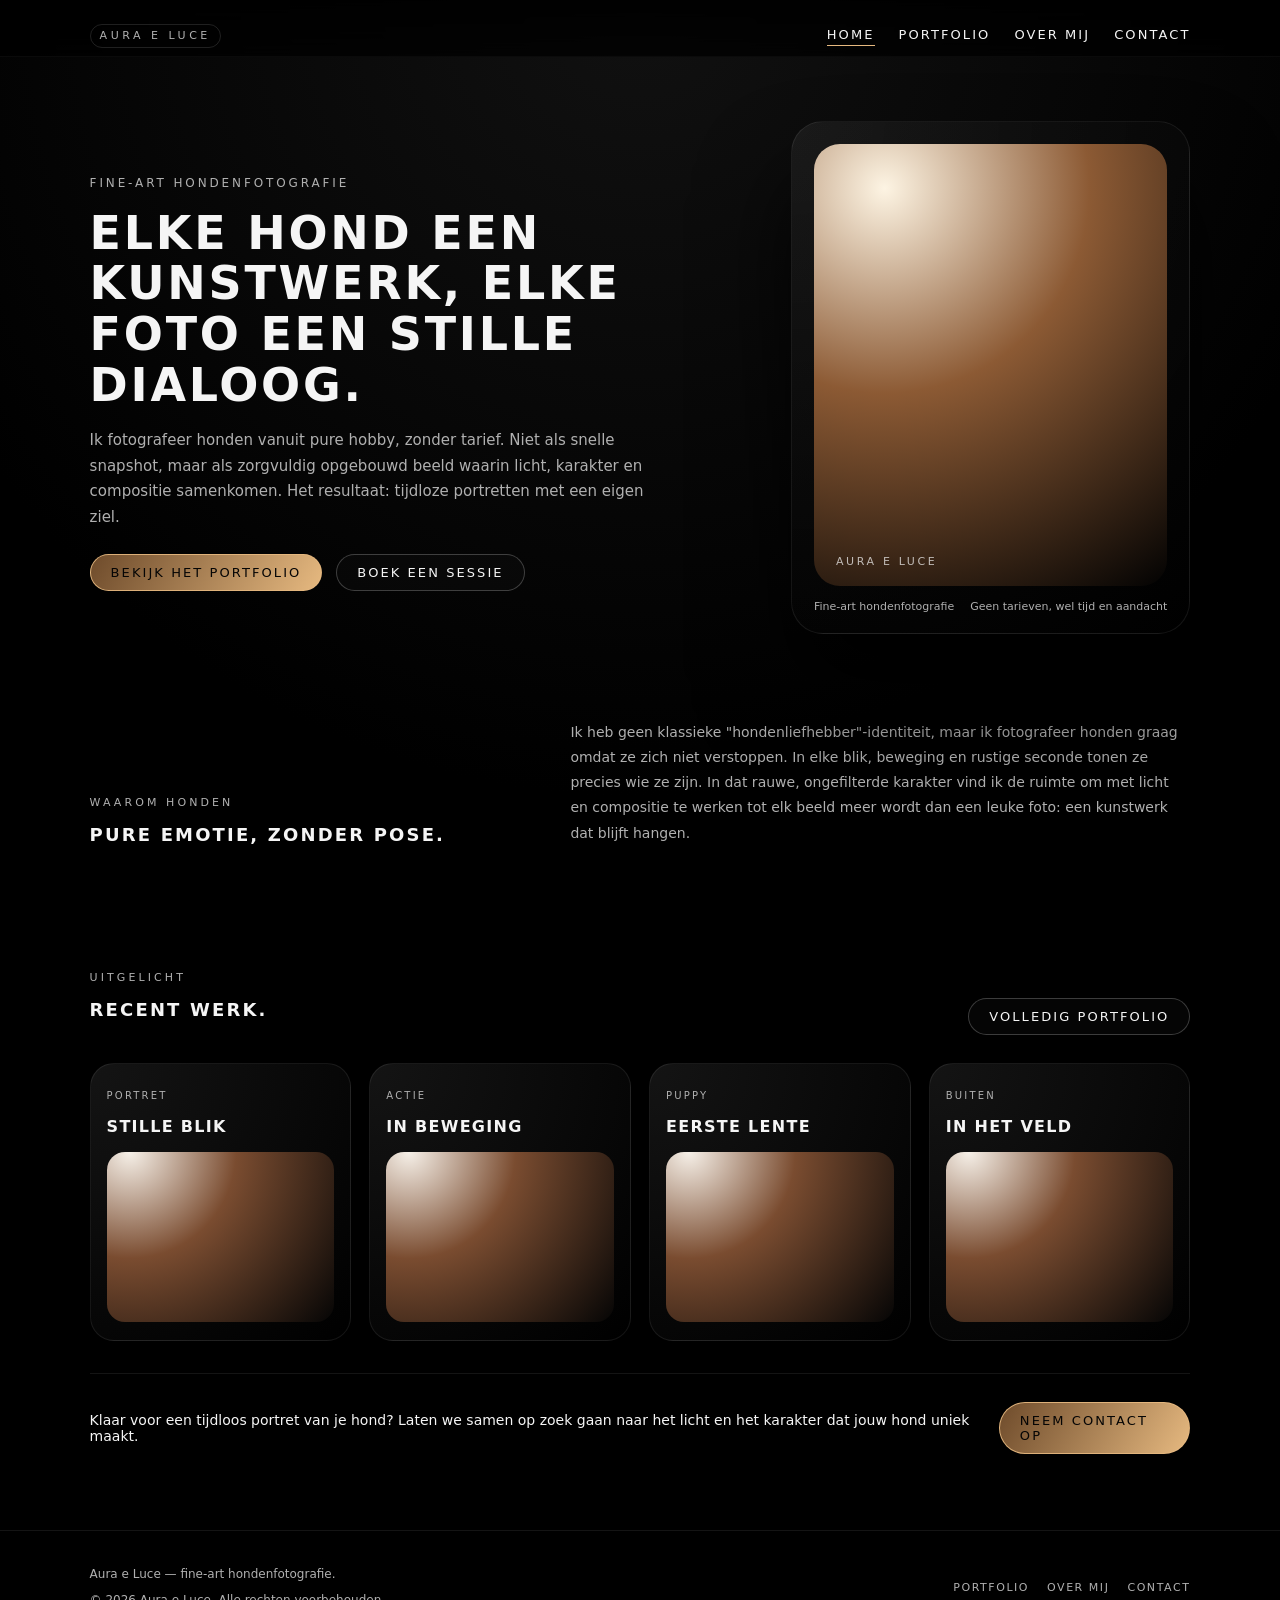
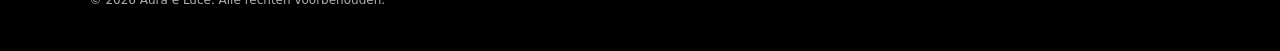
<file: index.html>
<!doctype html>
<html lang="nl">
<head>
  <meta charset="utf-8">
  <title>Aura e Luce | Fine-art hondenfotografie</title>
  <meta name="viewport" content="width=device-width, initial-scale=1">
  <meta name="description" content="Aura e Luce biedt fine-art hondenfotografie: tijdloze portretten met licht, karakter en compositie als hoofdrol.">
  <link rel="canonical" href="https://www.auraeluce.nl/">
  <meta property="og:title" content="Aura e Luce — Fine-art hondenfotografie">
  <meta property="og:description" content="Geen simpele kiekjes, maar kunstwerken met persoonlijkheid. Ontdek het portfolio of plan een sessie.">
  <meta property="og:type" content="website">
  <meta property="og:locale" content="nl_NL">
  <meta name="robots" content="index,follow">

  <!-- Structured data voor SEO -->
  <script type="application/ld+json">
  {
    "@context": "https://schema.org",
    "@type": "LocalBusiness",
    "name": "Aura e Luce",
    "description": "Fine-art hondenfotografie in Nederland",
    "url": "https://www.auraeluce.nl/",
    "@id": "https://www.auraeluce.nl/#studio",
    "areaServed": {
      "@type": "Country",
      "name": "Nederland"
    },
    "priceRange": "€€",
    "sameAs": []
  }
  </script>

  <link rel="stylesheet" href="assets/style.css">
</head>
<body>
<header>
  <a class="logo-mark" href="/">
    <span>AURA E LUCE</span>
  </a>
  <nav aria-label="Hoofdmenu">
    <a href="/" aria-current="page">Home</a>
    <a href="portfolio.html">Portfolio</a>
    <a href="about.html">Over mij</a>
    <a href="contact.html">Contact</a>
  </nav>
</header>

<main>
  <section class="hero" aria-labelledby="hero-title">
    <div>
      <p class="hero-kicker">Fine-art hondenfotografie</p>
      <h1 id="hero-title">Elke hond een kunstwerk, elke foto een stille dialoog.</h1>
      <p class="hero-lede">
        Ik fotografeer honden vanuit pure hobby, zonder tarief. Niet als snelle snapshot, maar als zorgvuldig
        opgebouwd beeld waarin licht, karakter en compositie samenkomen. Het resultaat: tijdloze portretten
        met een eigen ziel.
      </p>
      <div class="hero-actions">
        <a class="btn btn-primary" href="portfolio.html">Bekijk het portfolio</a>
        <a class="btn btn-outline" href="contact.html">Boek een sessie</a>
      </div>
    </div>
    <aside class="hero-card" aria-label="Voorbeeld fine-art portret">
      <div class="hero-image" role="img" aria-label="Gestileerd fine-art hondenportret met warme lichtval"></div>
      <div class="hero-meta">
        <span>Fine-art hondenfotografie</span>
        <span>Geen tarieven, wel tijd en aandacht</span>
      </div>
    </aside>
  </section>

  <section class="section" aria-labelledby="why-title">
    <div class="section-header">
      <div>
        <p class="section-kicker">Waarom honden</p>
        <h2 id="why-title" class="section-title">Pure emotie, zonder pose.</h2>
      </div>
      <p class="section-body">
        Ik heb geen klassieke "hondenliefhebber"-identiteit, maar ik fotografeer honden graag omdat ze zich
        niet verstoppen. In elke blik, beweging en rustige seconde tonen ze precies wie ze zijn. In dat rauwe,
        ongefilterde karakter vind ik de ruimte om met licht en compositie te werken tot elk beeld meer wordt dan
        een leuke foto: een kunstwerk dat blijft hangen.
      </p>
    </div>
  </section>

  <section class="section" aria-labelledby="recent-title">
    <div class="section-header">
      <div>
        <p class="section-kicker">Uitgelicht</p>
        <h2 id="recent-title" class="section-title">Recent werk.</h2>
      </div>
      <a class="btn btn-outline" href="portfolio.html">Volledig portfolio</a>
    </div>

    <div class="grid-portfolio">
      <article class="card-tile">
        <p class="card-tag">Portret</p>
        <h3 class="card-title">Stille blik</h3>
        <div class="card-thumb" role="img" aria-label="Intiem hondenportret in zacht licht"></div>
      </article>
      <article class="card-tile">
        <p class="card-tag">Actie</p>
        <h3 class="card-title">In beweging</h3>
        <div class="card-thumb" role="img" aria-label="Hond in beweging met grafische compositie"></div>
      </article>
      <article class="card-tile">
        <p class="card-tag">Puppy</p>
        <h3 class="card-title">Eerste lente</h3>
        <div class="card-thumb" role="img" aria-label="Puppyportret met zachte achtergrond"></div>
      </article>
      <article class="card-tile">
        <p class="card-tag">Buiten</p>
        <h3 class="card-title">In het veld</h3>
        <div class="card-thumb" role="img" aria-label="Fine-art hondenportret in buitenlucht"></div>
      </article>
    </div>

    <div class="callout">
      <p>
        Klaar voor een tijdloos portret van je hond? Laten we samen op zoek gaan naar het licht en het karakter
        dat jouw hond uniek maakt.
      </p>
      <a class="btn btn-primary" href="contact.html">Neem contact op</a>
    </div>
  </section>
</main>

<footer>
  <div class="footer-inner">
    <div>
      <p>Aura e Luce — fine-art hondenfotografie.</p>
      <p>© 2026 Aura e Luce. Alle rechten voorbehouden.</p>
    </div>
    <div class="footer-links" aria-label="Footer navigatie">
      <a href="portfolio.html">Portfolio</a>
      <a href="about.html">Over mij</a>
      <a href="contact.html">Contact</a>
    </div>
  </div>
</footer>
</body>
</html>
</file>
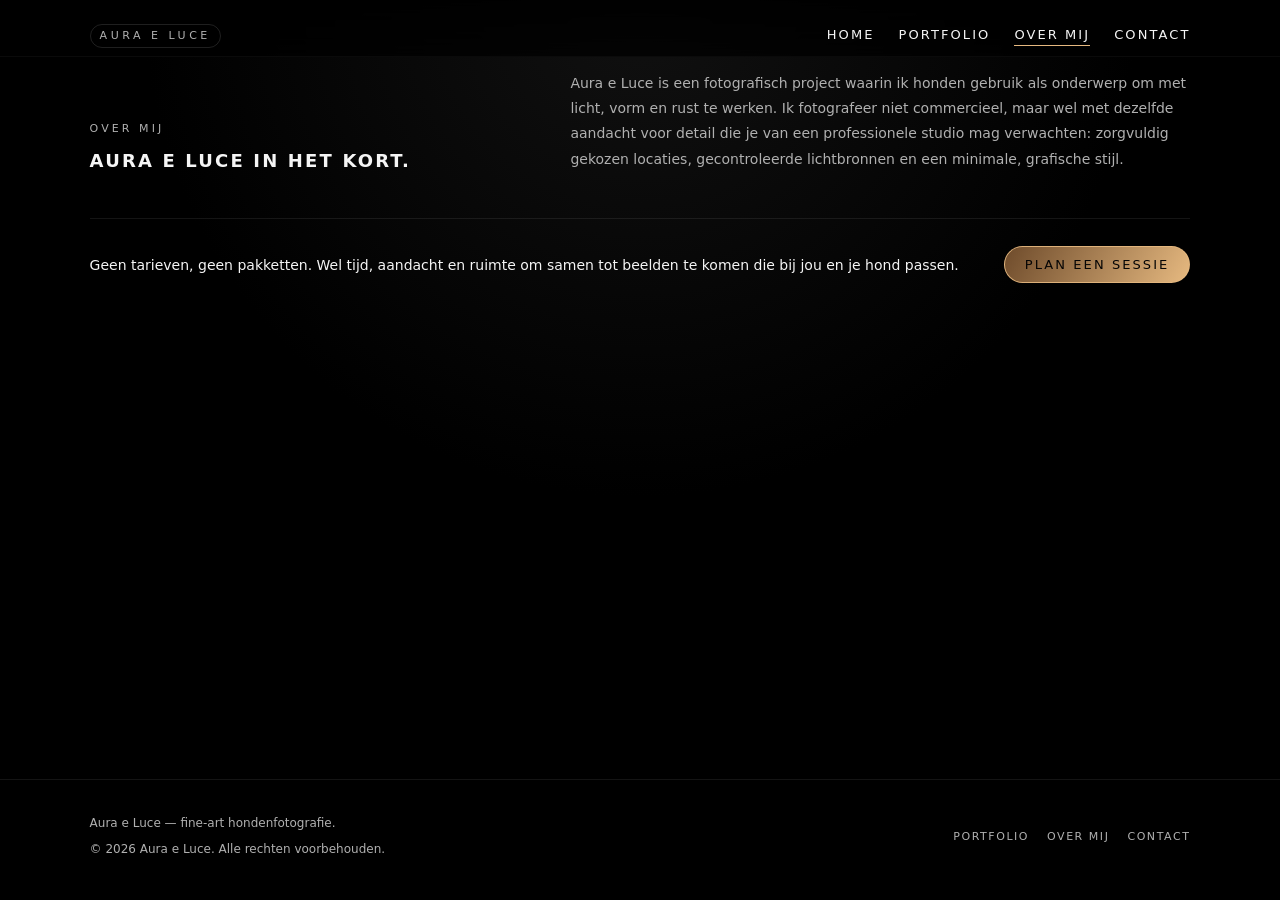
<file: about.html>
<!doctype html>
<html lang="nl">
<head>
  <meta charset="utf-8">
  <title>Over mij | Aura e Luce — Fine-art hondenfotografie</title>
  <meta name="viewport" content="width=device-width, initial-scale=1">
  <meta name="description" content="Over Aura e Luce: een hobbyproject met professionele ambities, gericht op rustige, grafische hondenportretten.">
  <link rel="canonical" href="https://www.auraeluce.nl/over-mij">
  <meta property="og:title" content="Over mij | Aura e Luce">
  <meta property="og:description" content="Lees meer over de visie achter de fine-art hondenfotografie van Aura e Luce.">
  <meta property="og:type" content="website">
  <meta property="og:locale" content="nl_NL">
  <meta name="robots" content="index,follow">
  <link rel="stylesheet" href="assets/style.css">
</head>
<body>
<header>
  <a class="logo-mark" href="/">
    <span>AURA E LUCE</span>
  </a>
  <nav aria-label="Hoofdmenu">
    <a href="/">Home</a>
    <a href="portfolio.html">Portfolio</a>
    <a href="about.html" aria-current="page">Over mij</a>
    <a href="contact.html">Contact</a>
  </nav>
</header>

<main>
  <section class="section" aria-labelledby="about-title">
    <div class="section-header">
      <div>
        <p class="section-kicker">Over mij</p>
        <h1 id="about-title" class="section-title">Aura e Luce in het kort.</h1>
      </div>
      <p class="section-body">
        Aura e Luce is een fotografisch project waarin ik honden gebruik als onderwerp om met licht, vorm en rust
        te werken. Ik fotografeer niet commercieel, maar wel met dezelfde aandacht voor detail die je van een
        professionele studio mag verwachten: zorgvuldig gekozen locaties, gecontroleerde lichtbronnen en een
        minimale, grafische stijl.
      </p>
    </div>

    <div class="callout">
      <p>
        Geen tarieven, geen pakketten. Wel tijd, aandacht en ruimte om samen tot beelden te komen die bij jou
        en je hond passen.
      </p>
      <a class="btn btn-primary" href="contact.html">Plan een sessie</a>
    </div>
  </section>
</main>

<footer>
  <div class="footer-inner">
    <div>
      <p>Aura e Luce — fine-art hondenfotografie.</p>
      <p>© 2026 Aura e Luce. Alle rechten voorbehouden.</p>
    </div>
    <div class="footer-links" aria-label="Footer navigatie">
      <a href="portfolio.html">Portfolio</a>
      <a href="about.html" aria-current="page">Over mij</a>
      <a href="contact.html">Contact</a>
    </div>
  </div>
</footer>
</body>
</html>
</file>
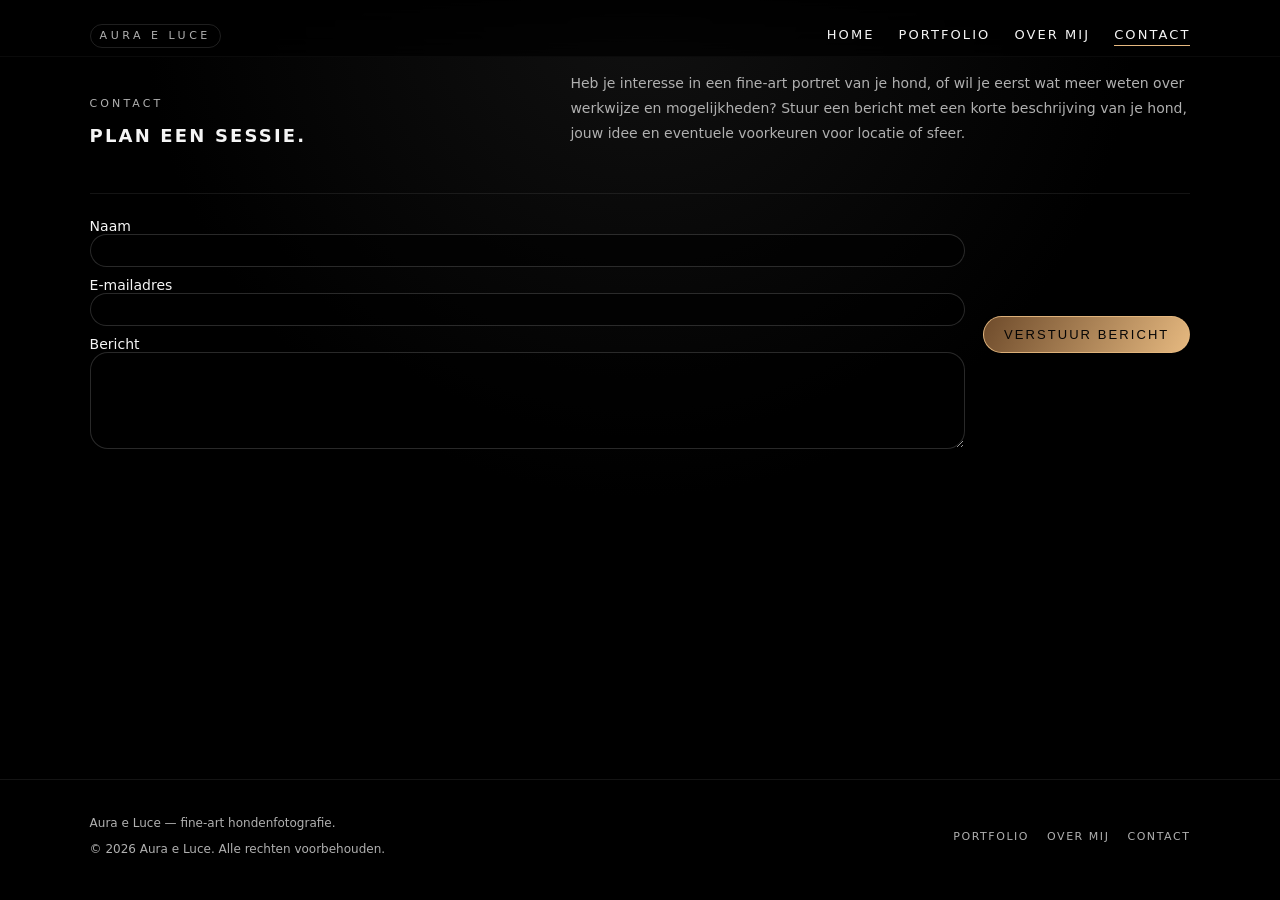
<file: contact.html>
<!doctype html>
<html lang="nl">
<head>
  <meta charset="utf-8">
  <title>Contact | Aura e Luce — Fine-art hondenfotografie</title>
  <meta name="viewport" content="width=device-width, initial-scale=1">
  <meta name="description" content="Neem contact op om een fine-art hondensessie te plannen of een vraag te stellen over het portfolio.">
  <link rel="canonical" href="https://www.auraeluce.nl/contact">
  <meta property="og:title" content="Contact | Aura e Luce">
  <meta property="og:description" content="Stuur een bericht om een sessie te plannen of meer te weten te komen over Aura e Luce.">
  <meta property="og:type" content="website">
  <meta property="og:locale" content="nl_NL">
  <meta name="robots" content="index,follow">
  <link rel="stylesheet" href="assets/style.css">
</head>
<body>
<header>
  <a class="logo-mark" href="/">
    <span>AURA E LUCE</span>
  </a>
  <nav aria-label="Hoofdmenu">
    <a href="/">Home</a>
    <a href="portfolio.html">Portfolio</a>
    <a href="about.html">Over mij</a>
    <a href="contact.html" aria-current="page">Contact</a>
  </nav>
</header>

<main>
  <section class="section" aria-labelledby="contact-title">
    <div class="section-header">
      <div>
        <p class="section-kicker">Contact</p>
        <h1 id="contact-title" class="section-title">Plan een sessie.</h1>
      </div>
      <p class="section-body">
        Heb je interesse in een fine-art portret van je hond, of wil je eerst wat meer weten over werkwijze en
        mogelijkheden? Stuur een bericht met een korte beschrijving van je hond, jouw idee en eventuele
        voorkeuren voor locatie of sfeer.
      </p>
    </div>

    <form class="callout" action="https://formspree.io/f/your-id" method="post">
      <div style="flex:1 1 auto; display:flex; flex-direction:column; gap:10px;">
        <label>
          Naam
          <input name="name" type="text" required
                 style="width:100%; padding:8px 10px; border-radius:999px;
                        border:1px solid rgba(255,255,255,0.16); background:rgba(0,0,0,0.6);
                        color:#f5f5f5; font-size:13px;">
        </label>
        <label>
          E-mailadres
          <input name="email" type="email" required
                 style="width:100%; padding:8px 10px; border-radius:999px;
                        border:1px solid rgba(255,255,255,0.16); background:rgba(0,0,0,0.6);
                        color:#f5f5f5; font-size:13px;">
        </label>
        <label>
          Bericht
          <textarea name="message" required rows="5"
                    style="width:100%; padding:10px 12px; border-radius:18px;
                           border:1px solid rgba(255,255,255,0.16); background:rgba(0,0,0,0.6);
                           color:#f5f5f5; font-size:13px; resize:vertical;"></textarea>
        </label>
      </div>
      <button class="btn btn-primary" type="submit">Verstuur bericht</button>
    </form>
  </section>
</main>

<footer>
  <div class="footer-inner">
    <div>
      <p>Aura e Luce — fine-art hondenfotografie.</p>
      <p>© 2026 Aura e Luce. Alle rechten voorbehouden.</p>
    </div>
    <div class="footer-links" aria-label="Footer navigatie">
      <a href="portfolio.html">Portfolio</a>
      <a href="about.html">Over mij</a>
      <a href="contact.html" aria-current="page">Contact</a>
    </div>
  </div>
</footer>
</body>
</html>
</file>
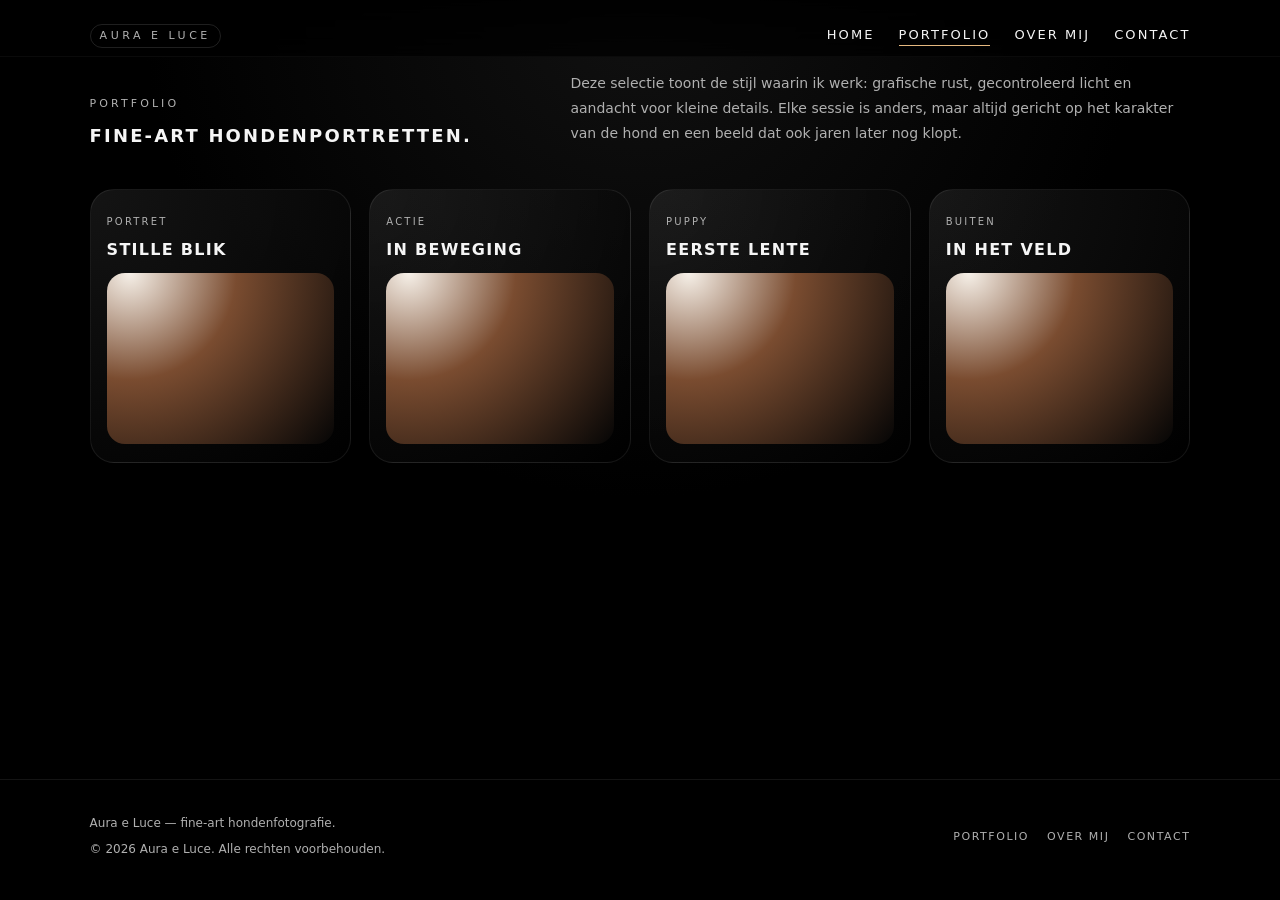
<file: portfolio.html>
<!doctype html>
<html lang="nl">
<head>
  <meta charset="utf-8">
  <title>Portfolio | Aura e Luce — Fine-art hondenfotografie</title>
  <meta name="viewport" content="width=device-width, initial-scale=1">
  <meta name="description" content="Een selectie fine-art hondenportretten: portret, actie, puppy en buitenlocaties, allemaal met zorg gecomponeerd.">
  <link rel="canonical" href="https://www.auraeluce.nl/portfolio">
  <meta property="og:title" content="Portfolio | Aura e Luce">
  <meta property="og:description" content="Ontdek recente fine-art hondenportretten in verschillende stijlen.">
  <meta property="og:type" content="website">
  <meta property="og:locale" content="nl_NL">
  <meta name="robots" content="index,follow">
  <link rel="stylesheet" href="assets/style.css">
</head>
<body>
<header>
  <a class="logo-mark" href="/">
    <span>AURA E LUCE</span>
  </a>
  <nav aria-label="Hoofdmenu">
    <a href="/">Home</a>
    <a href="portfolio.html" aria-current="page">Portfolio</a>
    <a href="about.html">Over mij</a>
    <a href="contact.html">Contact</a>
  </nav>
</header>

<main>
  <section class="section" aria-labelledby="portfolio-title">
    <div class="section-header">
      <div>
        <p class="section-kicker">Portfolio</p>
        <h1 id="portfolio-title" class="section-title">Fine-art hondenportretten.</h1>
      </div>
      <p class="section-body">
        Deze selectie toont de stijl waarin ik werk: grafische rust, gecontroleerd licht en aandacht voor kleine
        details. Elke sessie is anders, maar altijd gericht op het karakter van de hond en een beeld dat ook jaren
        later nog klopt.
      </p>
    </div>

    <div class="grid-portfolio">
      <article class="card-tile">
        <p class="card-tag">Portret</p>
        <h2 class="card-title">Stille blik</h2>
        <div class="card-thumb" role="img" aria-label="Intiem hondenportret tegen donkere achtergrond"></div>
      </article>
      <article class="card-tile">
        <p class="card-tag">Actie</p>
        <h2 class="card-title">In beweging</h2>
        <div class="card-thumb" role="img" aria-label="Hond rennend door het veld"></div>
      </article>
      <article class="card-tile">
        <p class="card-tag">Puppy</p>
        <h2 class="card-title">Eerste lente</h2>
        <div class="card-thumb" role="img" aria-label="Puppy in zacht tegenlicht"></div>
      </article>
      <article class="card-tile">
        <p class="card-tag">Buiten</p>
        <h2 class="card-title">In het veld</h2>
        <div class="card-thumb" role="img" aria-label="Hondenportret op locatie"></div>
      </article>
    </div>
  </section>
</main>

<footer>
  <div class="footer-inner">
    <div>
      <p>Aura e Luce — fine-art hondenfotografie.</p>
      <p>© 2026 Aura e Luce. Alle rechten voorbehouden.</p>
    </div>
    <div class="footer-links" aria-label="Footer navigatie">
      <a href="portfolio.html" aria-current="page">Portfolio</a>
      <a href="about.html">Over mij</a>
      <a href="contact.html">Contact</a>
    </div>
  </div>
</footer>
</body>
</html>
</file>
<file: assets/style.css>
:root {
  --bg: #050505;
  --fg: #f5f5f5;
  --accent: #e6b980;
  --accent-soft: #6e4b2b;
  --muted: #b0b0b0;
  --font-sans: system-ui, -apple-system, BlinkMacSystemFont, "SF Pro Text", "Segoe UI", sans-serif;
}

* { box-sizing: border-box; }

html, body {
  margin: 0;
  padding: 0;
  background: radial-gradient(circle at top, #111 0, #000 45%, #000 100%);
  color: var(--fg);
  font-family: var(--font-sans);
}

body {
  min-height: 100vh;
  display: flex;
  flex-direction: column;
}

main {
  flex: 1 0 auto;
}

a {
  color: inherit;
  text-decoration: none;
}

/* Header & navigatie */

header {
  padding: 24px 7vw 8px;
  display: flex;
  align-items: center;
  justify-content: space-between;
  position: sticky;
  top: 0;
  z-index: 10;
  backdrop-filter: blur(14px);
  background: linear-gradient(to bottom, rgba(0,0,0,0.92), rgba(0,0,0,0.75));
  border-bottom: 1px solid rgba(255,255,255,0.04);
}

.logo-mark {
  letter-spacing: 0.32em;
  font-size: 11px;
  text-transform: uppercase;
  color: var(--muted);
}

.logo-mark span {
  display: inline-block;
  padding: 4px 9px 5px;
  border: 1px solid rgba(255,255,255,0.12);
  border-radius: 999px;
}

nav {
  display: flex;
  gap: 24px;
  font-size: 13px;
  letter-spacing: 0.16em;
  text-transform: uppercase;
}

nav a {
  position: relative;
  padding-bottom: 4px;
}

nav a::after {
  content: "";
  position: absolute;
  left: 0;
  bottom: 0;
  width: 0;
  height: 1px;
  background: var(--accent);
  transition: width 220ms ease;
}

nav a:hover::after,
nav a[aria-current="page"]::after {
  width: 100%;
}

/* Hero */

.hero {
  padding: 64px 7vw 72px;
  display: grid;
  grid-template-columns: minmax(0, 2.1fr) minmax(0, 1.3fr);
  align-items: center;
  gap: 56px;
}

.hero-kicker {
  font-size: 12px;
  letter-spacing: 0.24em;
  text-transform: uppercase;
  color: var(--muted);
  margin-bottom: 18px;
}

.hero h1 {
  font-size: clamp(32px, 5vw, 46px);
  line-height: 1.1;
  margin: 0 0 18px;
  text-transform: uppercase;
  letter-spacing: 0.06em;
}

.hero-lede {
  max-width: 560px;
  font-size: 15px;
  line-height: 1.7;
  color: var(--muted);
}

.hero-actions {
  display: flex;
  flex-wrap: wrap;
  gap: 14px;
  margin-top: 24px;
}

/* Buttons */

.btn {
  display: inline-flex;
  align-items: center;
  justify-content: center;
  padding: 10px 20px;
  font-size: 13px;
  letter-spacing: 0.16em;
  text-transform: uppercase;
  border-radius: 999px;
  border: 1px solid rgba(255,255,255,0.18);
  background: rgba(255,255,255,0.02);
  color: var(--fg);
}

.btn-primary {
  border-color: rgba(230,185,128,0.9);
  background: linear-gradient(120deg, var(--accent-soft), var(--accent));
  color: #050505;
}

.btn-outline {
  border-color: rgba(255,255,255,0.22);
}

/* Hero card */

.hero-card {
  position: relative;
  border-radius: 32px;
  padding: 22px 22px 20px;
  background: radial-gradient(circle at top left, rgba(255,255,255,0.06), rgba(0,0,0,0.92));
  border: 1px solid rgba(255,255,255,0.08);
  box-shadow: 0 60px 90px rgba(0,0,0,0.85);
}

.hero-image {
  aspect-ratio: 4/5;
  border-radius: 26px;
  background: radial-gradient(circle at 20% 10%, #fdf4e3 0, #8c5a34 42%, #020202 100%);
  position: relative;
  overflow: hidden;
}

.hero-image::after {
  content: "Aura e Luce";
  position: absolute;
  bottom: 18px;
  left: 22px;
  font-size: 11px;
  letter-spacing: 0.24em;
  text-transform: uppercase;
  color: rgba(245,245,245,0.72);
}

.hero-meta {
  display: flex;
  align-items: center;
  justify-content: space-between;
  margin-top: 14px;
  font-size: 11px;
  color: var(--muted);
}

/* Sections */

.section {
  padding: 0 7vw 72px;
}

.section-header {
  display: flex;
  justify-content: space-between;
  align-items: flex-end;
  gap: 18px;
  margin-bottom: 28px;
}

.section-kicker {
  font-size: 11px;
  letter-spacing: 0.28em;
  text-transform: uppercase;
  color: var(--muted);
}

.section-title {
  font-size: 18px;
  letter-spacing: 0.12em;
  text-transform: uppercase;
}

.section-body {
  max-width: 620px;
  font-size: 14px;
  line-height: 1.8;
  color: var(--muted);
}

/* Portfolio grid */

.grid-portfolio {
  display: grid;
  grid-template-columns: repeat(auto-fit, minmax(220px, 1fr));
  gap: 18px;
}

.card-tile {
  border-radius: 24px;
  padding: 16px 16px 18px;
  background: radial-gradient(circle at top left, rgba(255,255,255,0.08), rgba(0,0,0,0.94));
  border: 1px solid rgba(255,255,255,0.08);
}

.card-tag {
  font-size: 10px;
  text-transform: uppercase;
  letter-spacing: 0.22em;
  color: var(--muted);
  margin-bottom: 12px;
}

.card-title {
  font-size: 16px;
  letter-spacing: 0.08em;
  text-transform: uppercase;
}

.card-thumb {
  margin-top: 14px;
  border-radius: 18px;
  aspect-ratio: 4/3;
  background: radial-gradient(circle at 10% 0%, #f6f0e8 0, #7a4c30 40%, #050505 100%);
}

/* Callout */

.callout {
  margin-top: 32px;
  padding-top: 24px;
  border-top: 1px solid rgba(255,255,255,0.08);
  display: flex;
  align-items: center;
  justify-content: space-between;
  gap: 18px;
  font-size: 14px;
}

/* Footer */

footer {
  padding: 24px 7vw 32px;
  font-size: 12px;
  color: var(--muted);
  border-top: 1px solid rgba(255,255,255,0.08);
}

.footer-inner {
  display: flex;
  justify-content: space-between;
  align-items: center;
  gap: 16px;
}

.footer-links {
  display: flex;
  gap: 18px;
}

.footer-links a {
  text-transform: uppercase;
  letter-spacing: 0.14em;
  font-size: 11px;
}

/* Responsief */

@media (max-width: 840px) {
  header {
    padding: 18px 5vw 4px;
    flex-direction: column;
    align-items: flex-start;
    gap: 12px;
  }

  .hero {
    padding: 40px 5vw 52px;
    grid-template-columns: minmax(0, 1fr);
  }

  .hero-card {
    max-width: 420px;
    margin-inline: auto;
  }

  .section {
    padding: 0 5vw 56px;
  }

  .section-header {
    flex-direction: column;
    align-items: flex-start;
  }

  .callout {
    flex-direction: column;
    align-items: flex-start;
  }

  .footer-inner {
    flex-direction: column;
    align-items: flex-start;
  }
}
</file>
